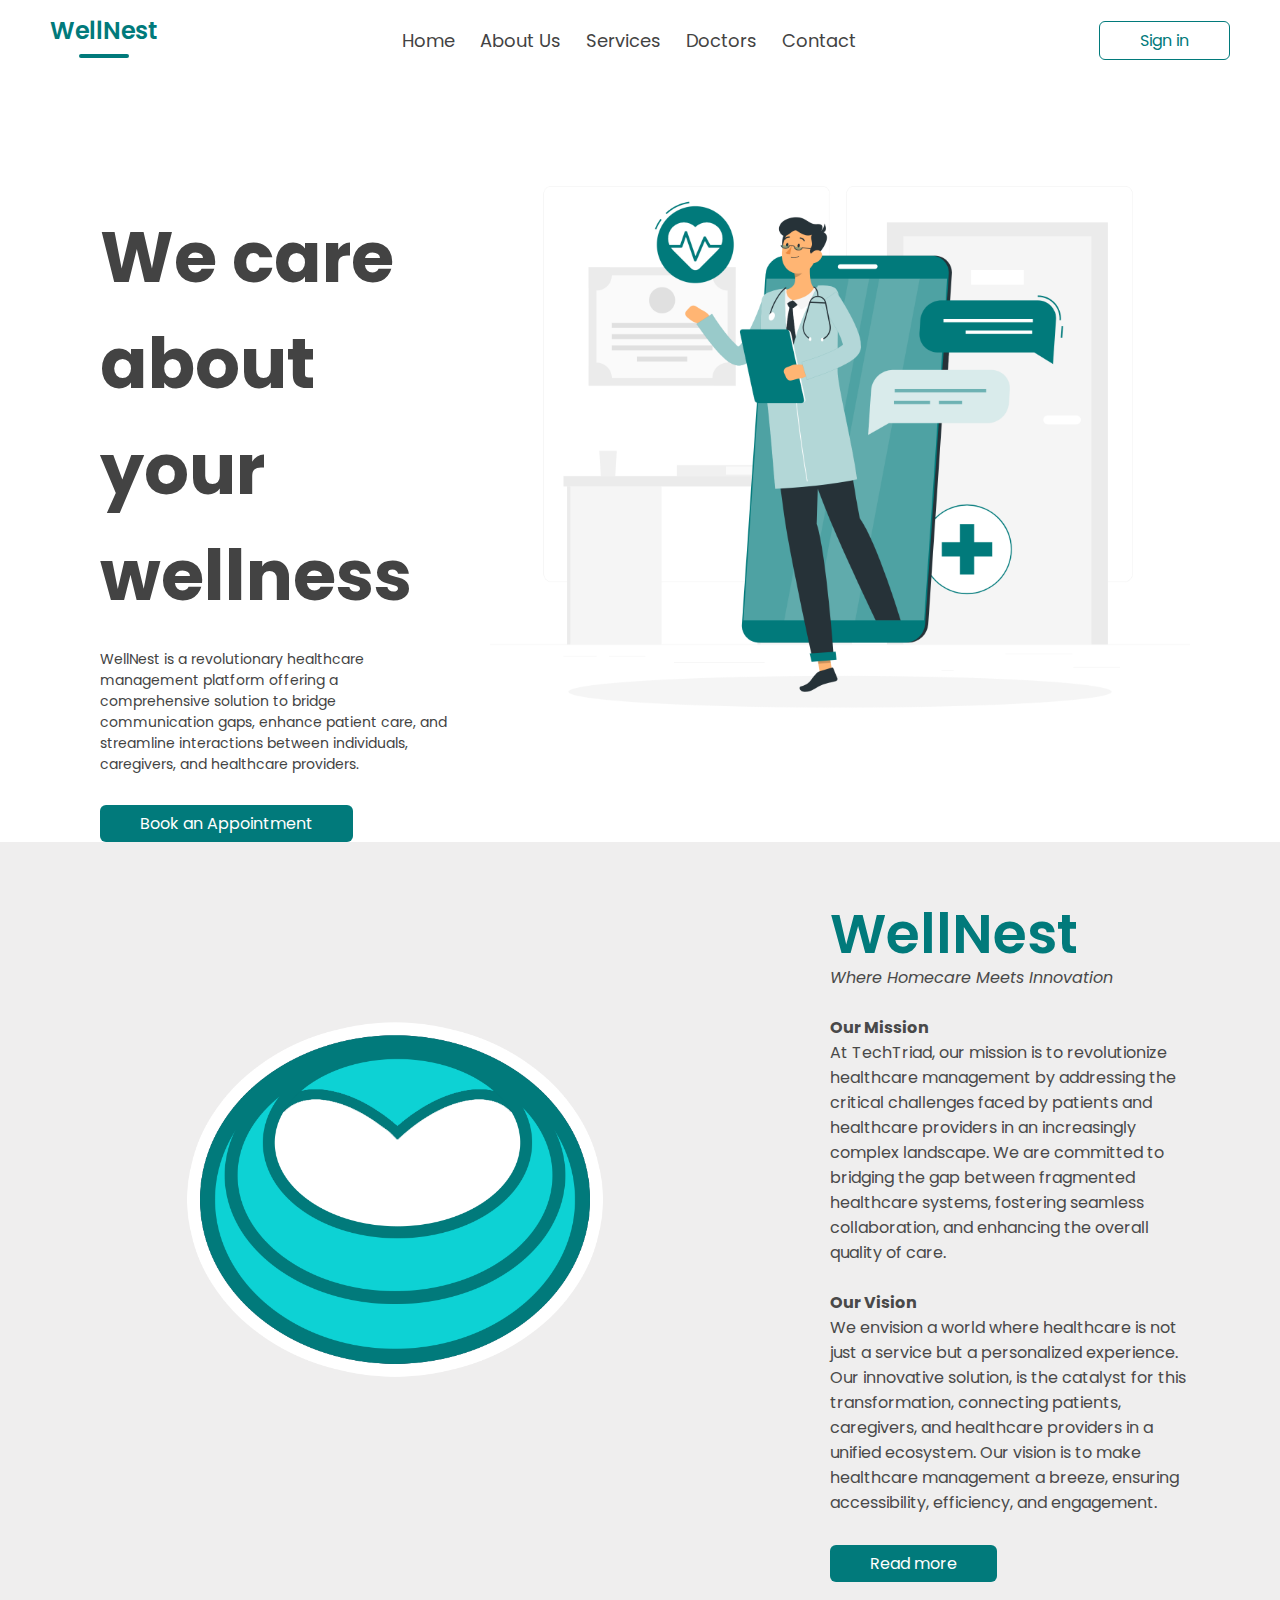
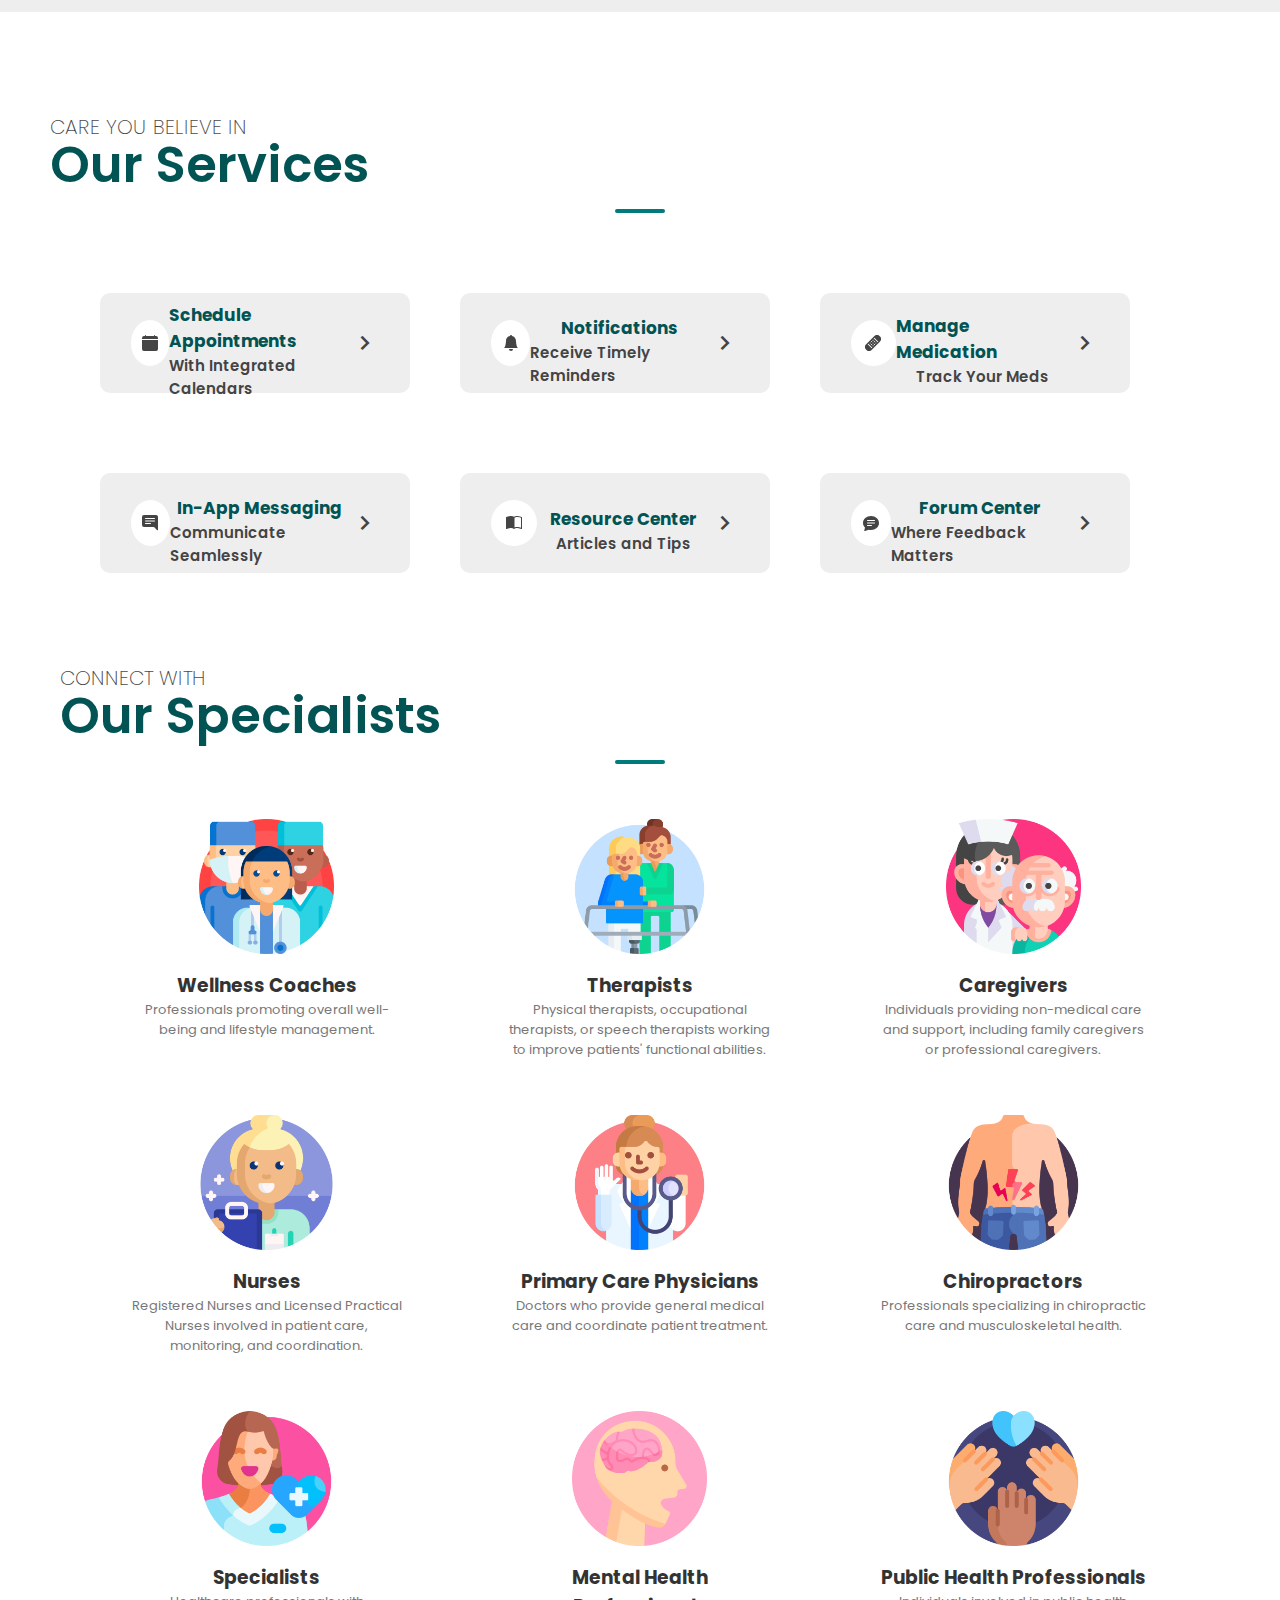
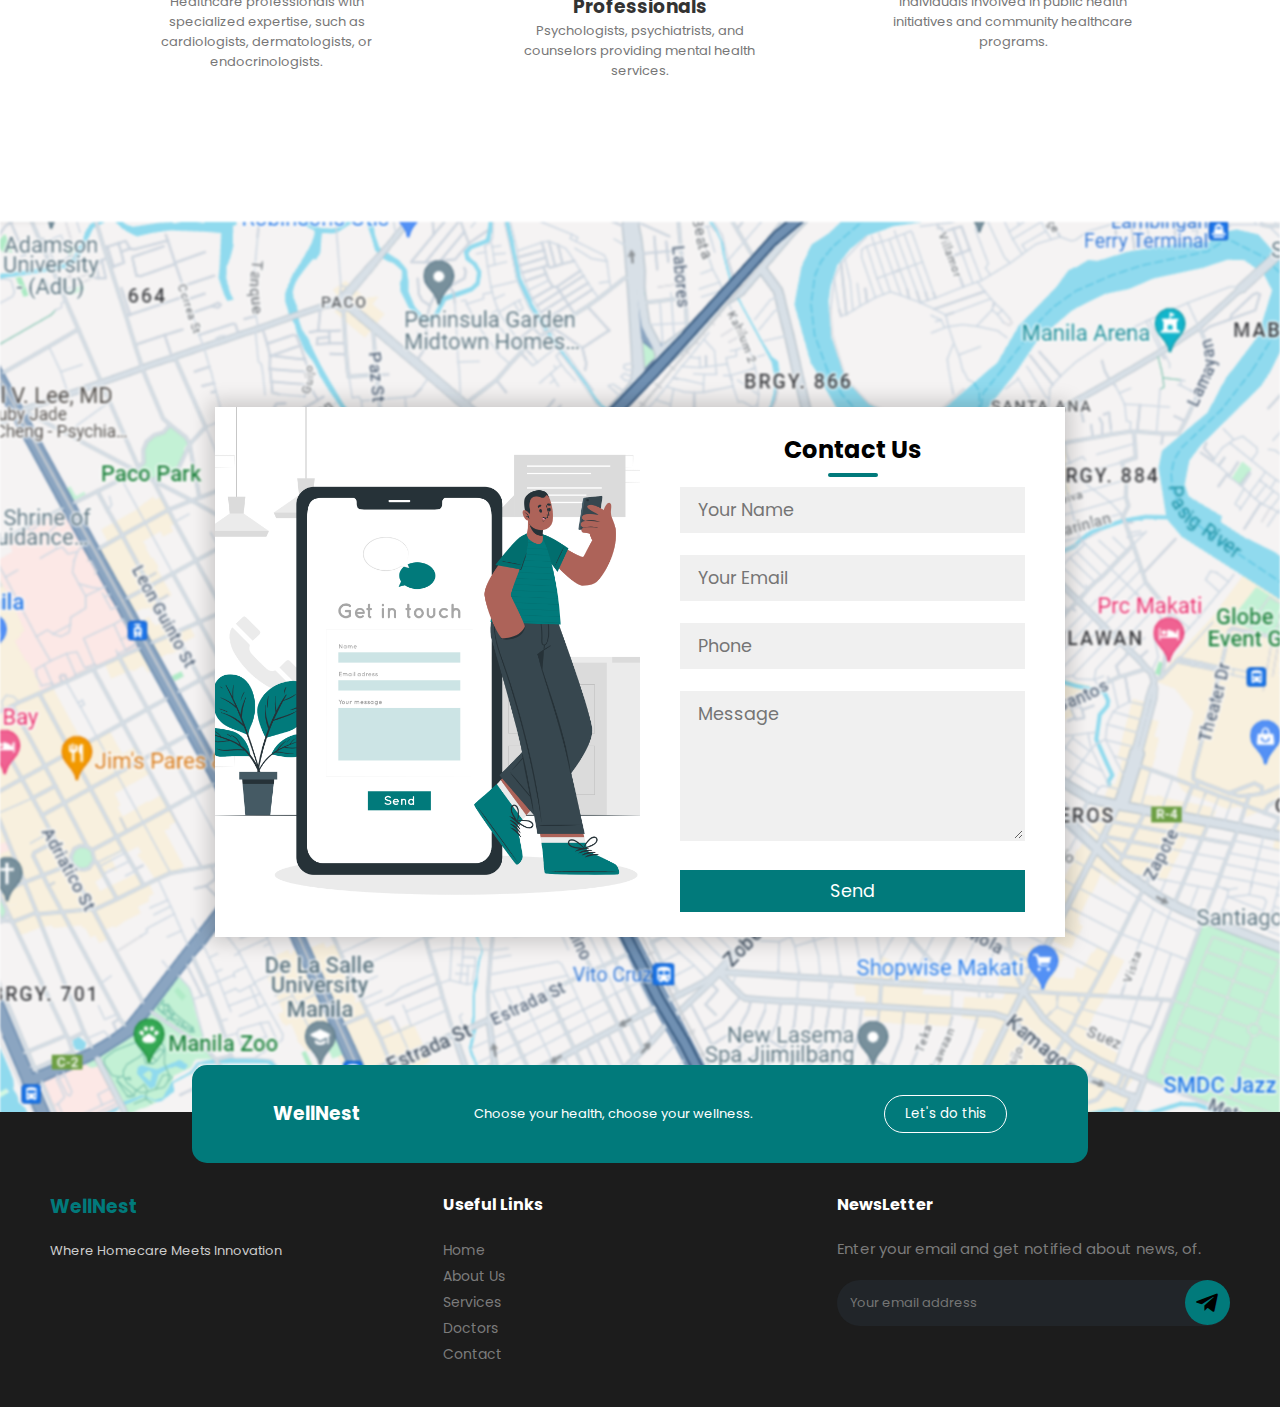
<file: index.html>
<!DOCTYPE html>
<html lang="en">

<head>
    <meta charset="UTF-8">
    <meta name="viewport" content="width=device-width, initial-scale=1.0">
    <link href='https://unpkg.com/boxicons@2.1.4/css/boxicons.min.css' rel='stylesheet'>
    <link rel="stylesheet" href="style.css">
    <title>WellNest | Home Page</title>
    
</head>

<body>

    <div id="section1" class="navbar">
        <h2>WellNest</h2>
        <ul>
            <li><a href="#section1">Home</a></li>
            <li><a href="#section2">About Us</a></li>
            <li><a href="#section3">Services</a></li>
            <li><a href="#section4">Doctors</a></li>
            <li><a href="#section5">Contact</a></li>
        </ul>
        <a href="login.html">
            <button class="signin-btn">Sign in</button>
        </a>
    </div>
<br><br><br><br><br>
    <div class="skills">
        <div class="left">
            <div class="info" class="text-break">
                <h3>We care about your wellness</h3>
                <p>
                    WellNest is a revolutionary healthcare management platform offering a comprehensive solution to bridge communication gaps, enhance patient care, and streamline interactions between individuals, caregivers, and healthcare providers.
                </p>
            </div>
            <a href="login.html">
            <button class="book-btn">Book an Appointment</button>
            </a>
        </div>

        <div class="right">
            <div class="item">
                <img src="assets/home.png">
            </div>
        </div>

    </div>


<div id="section2" class="about">
    <img src="assets/wellnest.png">
    <div class="info">
        <h3>WellNest</h3>
                <p><i>Where Homecare Meets Innovation</i></p>
                <br>
                <p><b>Our Mission</b></p>
                <p>
                    At TechTriad, our mission is to revolutionize healthcare management by addressing the critical challenges faced by patients and healthcare providers in an increasingly complex landscape. We are committed to bridging the gap between fragmented healthcare systems, fostering seamless collaboration, and enhancing the overall quality of care.
                </p><br>
                <p><b>Our Vision</b></p>
                <p>
                    We envision a world where healthcare is not just a service but a personalized experience. Our innovative solution, is the catalyst for this transformation, connecting patients, caregivers, and healthcare providers in a unified ecosystem. Our vision is to make healthcare management a breeze, ensuring accessibility, efficiency, and engagement.
                </p>
        <button class="readmore-btn">Read more</button>
    </div>
               
                
            </div>

    </div>
    

    <div id="section3" class="care">
        <div class="info">
            <p class="sub">CARE YOU BELIEVE IN</p>
            <h2>Our Services</h2>
        </div>
    
    
    <div class="guarantee">
        <div class="item">
            <div class="icon">
                <svg xmlns="http://www.w3.org/2000/svg" width="16" height="16" fill="currentColor" class="bi bi-calendar-fill" viewBox="0 0 16 16">
                    <path d="M3.5 0a.5.5 0 0 1 .5.5V1h8V.5a.5.5 0 0 1 1 0V1h1a2 2 0 0 1 2 2v11a2 2 0 0 1-2 2H2a2 2 0 0 1-2-2V5h16V4H0V3a2 2 0 0 1 2-2h1V.5a.5.5 0 0 1 .5-.5"/>
                  </svg>
            </div>
            <div class="info">
                <h3>Schedule Appointments</h3>
                <p>With Integrated Calendars</p>
            </div>
            <i class='bx bx-chevron-right'></i>
        </div>
        <div class="item">
            <div class="icon">
                <svg xmlns="http://www.w3.org/2000/svg" width="16" height="16" fill="currentColor" class="bi bi-bell-fill" viewBox="0 0 16 16">
                    <path d="M8 16a2 2 0 0 0 2-2H6a2 2 0 0 0 2 2m.995-14.901a1 1 0 1 0-1.99 0A5.002 5.002 0 0 0 3 6c0 1.098-.5 6-2 7h14c-1.5-1-2-5.902-2-7 0-2.42-1.72-4.44-4.005-4.901z"/>
                  </svg>
            </div>
            <div class="info">
                <h3>Notifications</h3>
                <p>Receive Timely Reminders</p>
            </div>
            <i class='bx bx-chevron-right'></i>
        </div>
        <div class="item">
            <div class="icon">
                <svg xmlns="http://www.w3.org/2000/svg" width="16" height="16" fill="currentColor" class="bi bi-bandaid-fill" viewBox="0 0 16 16">
                    <path d="m2.68 7.676 6.49-6.504a4 4 0 0 1 5.66 5.653l-1.477 1.529-5.006 5.006-1.523 1.472a4 4 0 0 1-5.653-5.66l.001-.002 1.505-1.492.001-.002Zm5.71-2.858a.5.5 0 1 0-.708.707.5.5 0 0 0 .707-.707ZM6.974 6.939a.5.5 0 1 0-.707-.707.5.5 0 0 0 .707.707M5.56 8.354a.5.5 0 1 0-.707-.708.5.5 0 0 0 .707.708m2.828 2.828a.5.5 0 1 0-.707-.707.5.5 0 0 0 .707.707m1.414-2.121a.5.5 0 1 0-.707.707.5.5 0 0 0 .707-.707m1.414-.707a.5.5 0 1 0-.706-.708.5.5 0 0 0 .707.708Zm-4.242.707a.5.5 0 1 0-.707.707.5.5 0 0 0 .707-.707m1.414-.707a.5.5 0 1 0-.707-.708.5.5 0 0 0 .707.708m1.414-2.122a.5.5 0 1 0-.707.707.5.5 0 0 0 .707-.707M8.646 3.354l4 4 .708-.708-4-4zm-1.292 9.292-4-4-.708.708 4 4 .708-.708"/>
                  </svg>
            </div>
            <div class="info">
                <h3>Manage Medication</h3>
                <p>Track Your Meds</p>
            </div>
            <i class='bx bx-chevron-right'></i>
        </div>
        <br>
        
    </div>
    
    <div class="guarantee">
        <div class="item">
            <div class="icon">
                <svg xmlns="http://www.w3.org/2000/svg" width="16" height="16" fill="currentColor" class="bi bi-chat-right-text-fill" viewBox="0 0 16 16">
                    <path d="M16 2a2 2 0 0 0-2-2H2a2 2 0 0 0-2 2v8a2 2 0 0 0 2 2h9.586a1 1 0 0 1 .707.293l2.853 2.853a.5.5 0 0 0 .854-.353zM3.5 3h9a.5.5 0 0 1 0 1h-9a.5.5 0 0 1 0-1m0 2.5h9a.5.5 0 0 1 0 1h-9a.5.5 0 0 1 0-1m0 2.5h5a.5.5 0 0 1 0 1h-5a.5.5 0 0 1 0-1"/>
                  </svg>
            </div>
            <div class="info">
                <h3>In-App Messaging</h3>
                <p>Communicate Seamlessly</p>
            </div>
            <i class='bx bx-chevron-right'></i>
        </div>
        <div class="item">
            <div class="icon">
                <svg xmlns="http://www.w3.org/2000/svg" width="16" height="16" fill="currentColor" class="bi bi-book-half" viewBox="0 0 16 16">
                    <path d="M8.5 2.687c.654-.689 1.782-.886 3.112-.752 1.234.124 2.503.523 3.388.893v9.923c-.918-.35-2.107-.692-3.287-.81-1.094-.111-2.278-.039-3.213.492V2.687zM8 1.783C7.015.936 5.587.81 4.287.94c-1.514.153-3.042.672-3.994 1.105A.5.5 0 0 0 0 2.5v11a.5.5 0 0 0 .707.455c.882-.4 2.303-.881 3.68-1.02 1.409-.142 2.59.087 3.223.877a.5.5 0 0 0 .78 0c.633-.79 1.814-1.019 3.222-.877 1.378.139 2.8.62 3.681 1.02A.5.5 0 0 0 16 13.5v-11a.5.5 0 0 0-.293-.455c-.952-.433-2.48-.952-3.994-1.105C10.413.809 8.985.936 8 1.783"/>
                  </svg>
            </div>
            <div class="info">
                <h3>Resource Center</h3>
                <p>Articles and Tips</p>
            </div>
            <i class='bx bx-chevron-right'></i>
        </div>
        <div class="item">
            <div class="icon">
                <svg xmlns="http://www.w3.org/2000/svg" width="16" height="16" fill="currentColor" class="bi bi-chat-text-fill" viewBox="0 0 16 16">
                    <path d="M16 8c0 3.866-3.582 7-8 7a9.06 9.06 0 0 1-2.347-.306c-.584.296-1.925.864-4.181 1.234-.2.032-.352-.176-.273-.362.354-.836.674-1.95.77-2.966C.744 11.37 0 9.76 0 8c0-3.866 3.582-7 8-7s8 3.134 8 7M4.5 5a.5.5 0 0 0 0 1h7a.5.5 0 0 0 0-1zm0 2.5a.5.5 0 0 0 0 1h7a.5.5 0 0 0 0-1zm0 2.5a.5.5 0 0 0 0 1h4a.5.5 0 0 0 0-1z"/>
                  </svg>
            </div>
            <div class="info">
                <h3>Forum Center</h3>
                <p>Where Feedback Matters</p>
            </div>
            <i class='bx bx-chevron-right'></i>
        </div>




        




        <br>
        
    </div>

<div id="section4" class="doctors">
    <p class="dr">CONNECT WITH</p>
    <h2>Our Specialists</h2>

    <div class="service-cards-container">
        <div class="service-card">
            <img src="assets/coach.png" alt="Service 1">
            <h3>Wellness Coaches</h3>
            <p>Professionals promoting overall well-being and lifestyle management.</p>
        </div>
        <div class="service-card">
            <img src="assets/therapist.png" alt="Service 2">
            <h3>Therapists</h3>
            <p>Physical therapists, occupational therapists, or speech therapists working to improve patients' functional abilities.</p>
        </div>
        <div class="service-card">
            <img src="assets/care.png" alt="Service 3">
            <h3>Caregivers</h3>
            <p>Individuals providing non-medical care and support, including family caregivers or professional caregivers.</p>
        </div>
        <div class="service-card">
            <img src="assets/nurse.png" alt="Service 4">
            <h3>Nurses</h3>
            <p>Registered Nurses and Licensed Practical Nurses involved in patient care, monitoring, and coordination.</p>
        </div>
        <div class="service-card">
            <img src="assets/doctor.png" alt="Service 5">
            <h3>Primary Care Physicians</h3>
            <p>Doctors who provide general medical care and coordinate patient treatment.</p>
        </div>
        <div class="service-card">
            <img src="assets/back.png" alt="Service 6">
            <h3>Chiropractors</h3>
            <p>Professionals specializing in chiropractic care and musculoskeletal health.</p>
        </div>
        <div class="service-card">
            <img src="assets/surgeon.png" alt="Service 7">
            <h3>Specialists</h3>
            <p>Healthcare professionals with specialized expertise, such as cardiologists, dermatologists, or endocrinologists.</p>
        </div>
        <div class="service-card">
            <img src="assets/brain.png" alt="Service 8">
            <h3>Mental Health Professionals</h3>
            <p>Psychologists, psychiatrists, and counselors providing mental health services.</p>
        </div>
        <div class="service-card">
            <img src="assets/hands.png" alt="Service 9">
            <h3>Public Health Professionals</h3>
            <p>Individuals involved in public health initiatives and community healthcare programs.</p>
        </div>
    </div>
</div>

    </div>
</div>


<div id="section5" class="container">
		<div class="contact-box">
			<div class="conleft"></div>
			<div class="right">
				<h2>Contact Us</h2>
				<input type="text" class="field" placeholder="Your Name">
				<input type="text" class="field" placeholder="Your Email">
				<input type="text" class="field" placeholder="Phone">
				<textarea placeholder="Message" class="field"></textarea>
				<button class="btn">Send</button>
			</div>
		</div>
	</div>


    <footer>
        <div class="start">
            <h3>WellNest</h3>
            <p>Choose your health, choose your wellness.</p>
            <button>Let's do this</button>
        </div>

        <div class="cols">
            <div class="about-col">
                <h3>WellNest</h3>
                <p>Where Homecare Meets Innovation</p>
            </div>

            <div class="links-col">
                <h4>Useful Links</h4>
                <a href="#section1">Home</a>
                <a href="#section2">About Us</a>
                <a href="#section3">Services</a>
                <a href="#section4">Doctors</a>
                <a href="#section5">Contact</a>
            </div>

            

            <div class="news-col">
                <h4>NewsLetter</h4>
                <p>Enter your email and get notified about news, of.</p>

                <form>
                    <input type="email" placeholder="Your email address">
                    <button><i class='bx bxl-telegram'></i></button>
                </form>

            </div>

        </div>

        <button id="scrollTopBtn" onclick="scrollToTop()">↑</button>

        <script>
            // JavaScript for smooth scrolling (as provided in the previous response)
    
            function scrollToTop() {
                document.body.scrollTop = 0; // For Safari
                document.documentElement.scrollTop = 0; // For Chrome, Firefox, IE, and Opera
            }
    
            // Show/hide scroll-to-top button based on scroll position
            window.onscroll = function () {
                var scrollTopBtn = document.getElementById("scrollTopBtn");
    
                if (document.body.scrollTop > 20 || document.documentElement.scrollTop > 20) {
                    scrollTopBtn.style.display = "block";
                } else {
                    scrollTopBtn.style.display = "none";
                }
            };
        </script>

    </footer>

</body>

</html>
</file>
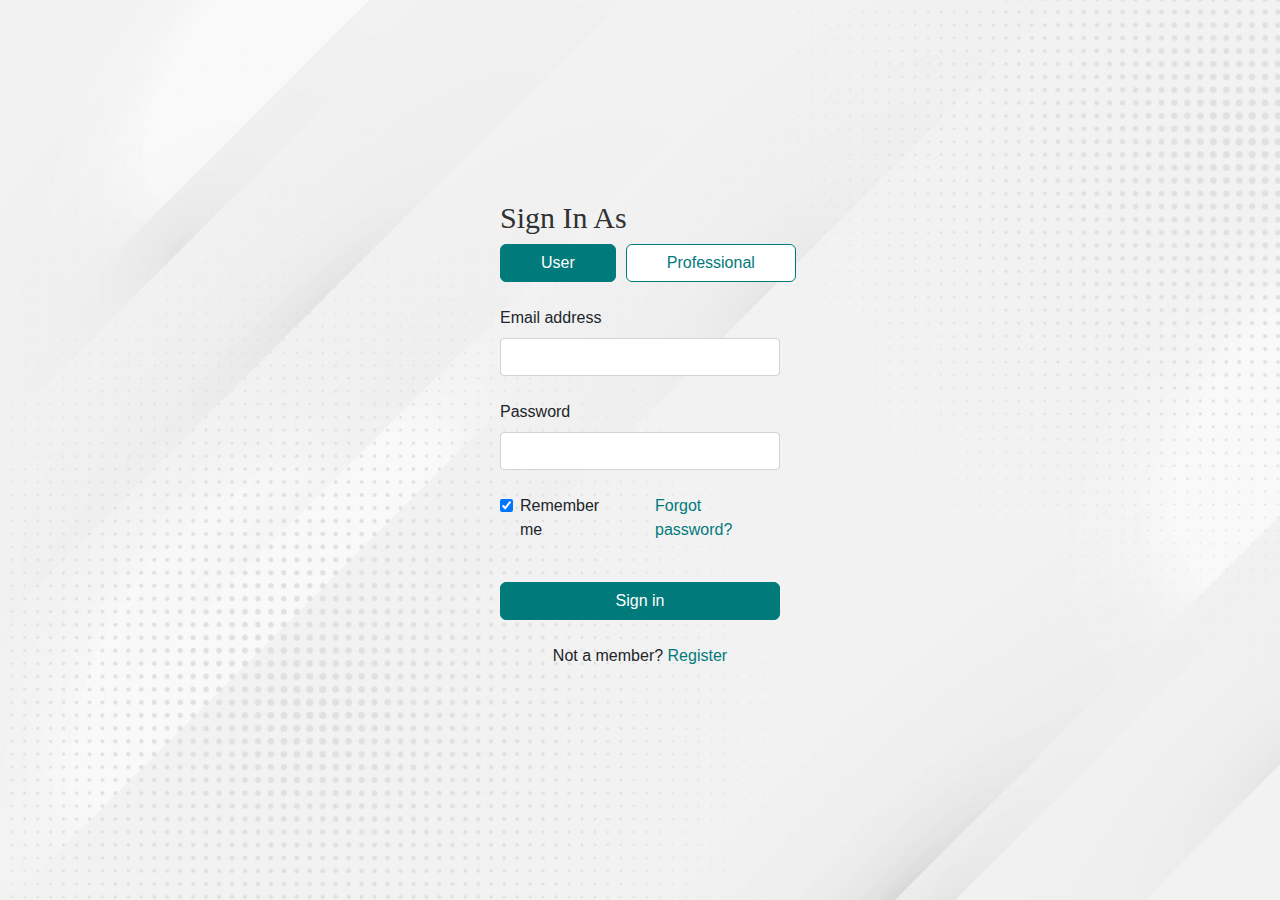
<file: login.html>
<!DOCTYPE html>
<html lang="en">
<head>
    <meta charset="UTF-8">
    <meta name="viewport" content="width=device-width, initial-scale=1, shrink-to-fit=no">
    <title>WellNest | Sign In</title>
    <link rel="stylesheet" href="login.css">
    <link rel="stylesheet" href="https://cdn.jsdelivr.net/npm/bootstrap@4.3.1/dist/css/bootstrap.min.css" integrity="sha384-ggOyR0iXCbMQv3Xipma34MD+dH/1fQ784/j6cY/iJTQUOhcWr7x9JvoRxT2MZw1T" crossorigin="anonymous">
</head>
<body>

    
       <div class="context">
        <h1>Sign In As</h1>
        <div class="button-container">
            <button class="bt1">User</button>
            <a href="prof.html">
            <button class="bt2">Professional</button>
            </a>
          </div><br>
        

          <form>
            <!-- Email input -->
            <div class="form-outline mb-4">
                <label class="form-label" for="form2Example1">Email address</label>
              <input type="email" id="form2Example1" class="form-control" />
            </div>
          
            <!-- Password input -->
            <div class="form-outline mb-4">
                <label class="form-label" for="form2Example2">Password</label>
              <input type="password" id="form2Example2" class="form-control" />
            </div>
          
            <!-- 2 column grid layout for inline styling -->
            <div class="row mb-4">
              <div class="col d-flex justify-content-center">
                <!-- Checkbox -->
                <div class="form-check">
                  <input class="form-check-input" type="checkbox" value="" id="form2Example31" checked />
                  <label class="form-check-label" for="form2Example31"> Remember me </label>
                </div>
              </div>
          
              <div class="col">
                <!-- Simple link -->
                <a href="#!"><p>Forgot password?</p></a>
              </div>
            </div>
          
            <!-- Submit button -->
            <button type="button" class="btn-signin">Sign in</button>
          
            <!-- Register buttons -->
            <br><br>
            <div class="text-center">
              <p>Not a member? <a href="register.html">Register</a></p>
            </div>
          </form>
        

    </div>

    <script src="https://code.jquery.com/jquery-3.3.1.slim.min.js" integrity="sha384-q8i/X+965DzO0rT7abK41JStQIAqVgRVzpbzo5smXKp4YfRvH+8abtTE1Pi6jizo" crossorigin="anonymous"></script>
    <script src="https://cdn.jsdelivr.net/npm/popper.js@1.14.7/dist/umd/popper.min.js" integrity="sha384-UO2eT0CpHqdSJQ6hJty5KVphtPhzWj9WO1clHTMGa3JDZwrnQq4sF86dIHNDz0W1" crossorigin="anonymous"></script>
    <script src="https://cdn.jsdelivr.net/npm/bootstrap@4.3.1/dist/js/bootstrap.min.js" integrity="sha384-JjSmVgyd0p3pXB1rRibZUAYoIIy6OrQ6VrjIEaFf/nJGzIxFDsf4x0xIM+B07jRM" crossorigin="anonymous"></script>
</body>

</html>
</file>
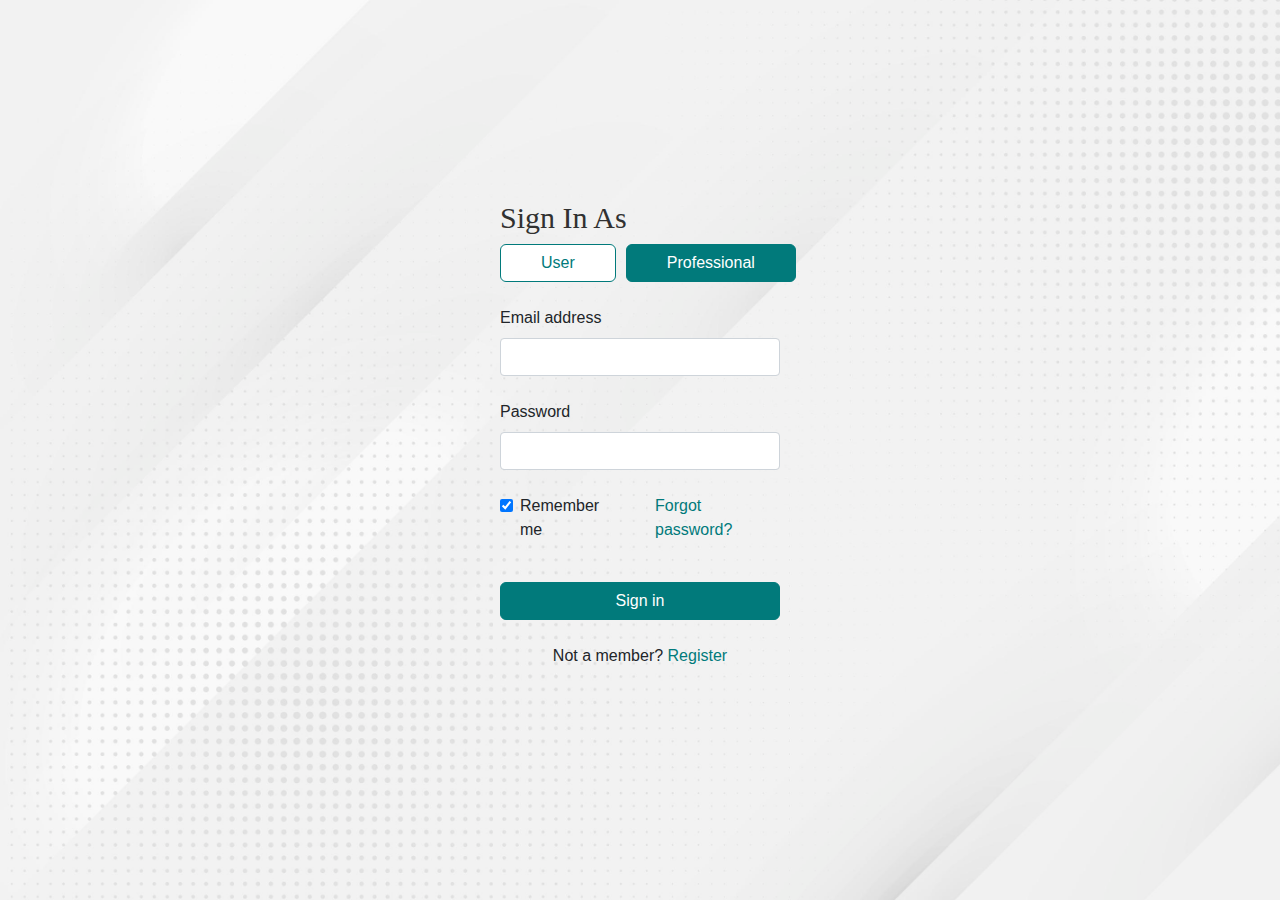
<file: prof.html>
<!DOCTYPE html>
<html lang="en">
<head>
    <meta charset="UTF-8">
    <meta name="viewport" content="width=device-width, initial-scale=1, shrink-to-fit=no">
    <title>WellNest | Sign In</title>
    <link rel="stylesheet" href="prof.css">
    <link rel="stylesheet" href="https://cdn.jsdelivr.net/npm/bootstrap@4.3.1/dist/css/bootstrap.min.css" integrity="sha384-ggOyR0iXCbMQv3Xipma34MD+dH/1fQ784/j6cY/iJTQUOhcWr7x9JvoRxT2MZw1T" crossorigin="anonymous">
</head>
<body>

    
       <div class="context">
        <h1>Sign In As</h1>
        <div class="button-container">
            <a href="login.html">
            <button class="bt1">User</button>
            </a>
            <a href="prof.html">
            <button class="bt2">Professional</button>
            </a>
          </div><br>
        

          <form>
            <!-- Email input -->
            <div class="form-outline mb-4">
                <label class="form-label" for="form2Example1">Email address</label>
              <input type="email" id="form2Example1" class="form-control" />
            </div>
          
            <!-- Password input -->
            <div class="form-outline mb-4">
                <label class="form-label" for="form2Example2">Password</label>
              <input type="password" id="form2Example2" class="form-control" />
            </div>
          
            <!-- 2 column grid layout for inline styling -->
            <div class="row mb-4">
              <div class="col d-flex justify-content-center">
                <!-- Checkbox -->
                <div class="form-check">
                  <input class="form-check-input" type="checkbox" value="" id="form2Example31" checked />
                  <label class="form-check-label" for="form2Example31"> Remember me </label>
                </div>
              </div>
          
              <div class="col">
                <!-- Simple link -->
                <a href="#!"><p>Forgot password?</p></a>
              </div>
            </div>
          
            <!-- Submit button -->
            <button type="button" class="btn-signin">Sign in</button>
          
            <!-- Register buttons -->
            <br><br>
            <div class="text-center">
              <p>Not a member? <a href="#!">Register</a></p>
            </div>
          </form>
        

    </div>


    <script src="https://code.jquery.com/jquery-3.3.1.slim.min.js" integrity="sha384-q8i/X+965DzO0rT7abK41JStQIAqVgRVzpbzo5smXKp4YfRvH+8abtTE1Pi6jizo" crossorigin="anonymous"></script>
    <script src="https://cdn.jsdelivr.net/npm/popper.js@1.14.7/dist/umd/popper.min.js" integrity="sha384-UO2eT0CpHqdSJQ6hJty5KVphtPhzWj9WO1clHTMGa3JDZwrnQq4sF86dIHNDz0W1" crossorigin="anonymous"></script>
    <script src="https://cdn.jsdelivr.net/npm/bootstrap@4.3.1/dist/js/bootstrap.min.js" integrity="sha384-JjSmVgyd0p3pXB1rRibZUAYoIIy6OrQ6VrjIEaFf/nJGzIxFDsf4x0xIM+B07jRM" crossorigin="anonymous"></script>
</body>

</html>
</file>
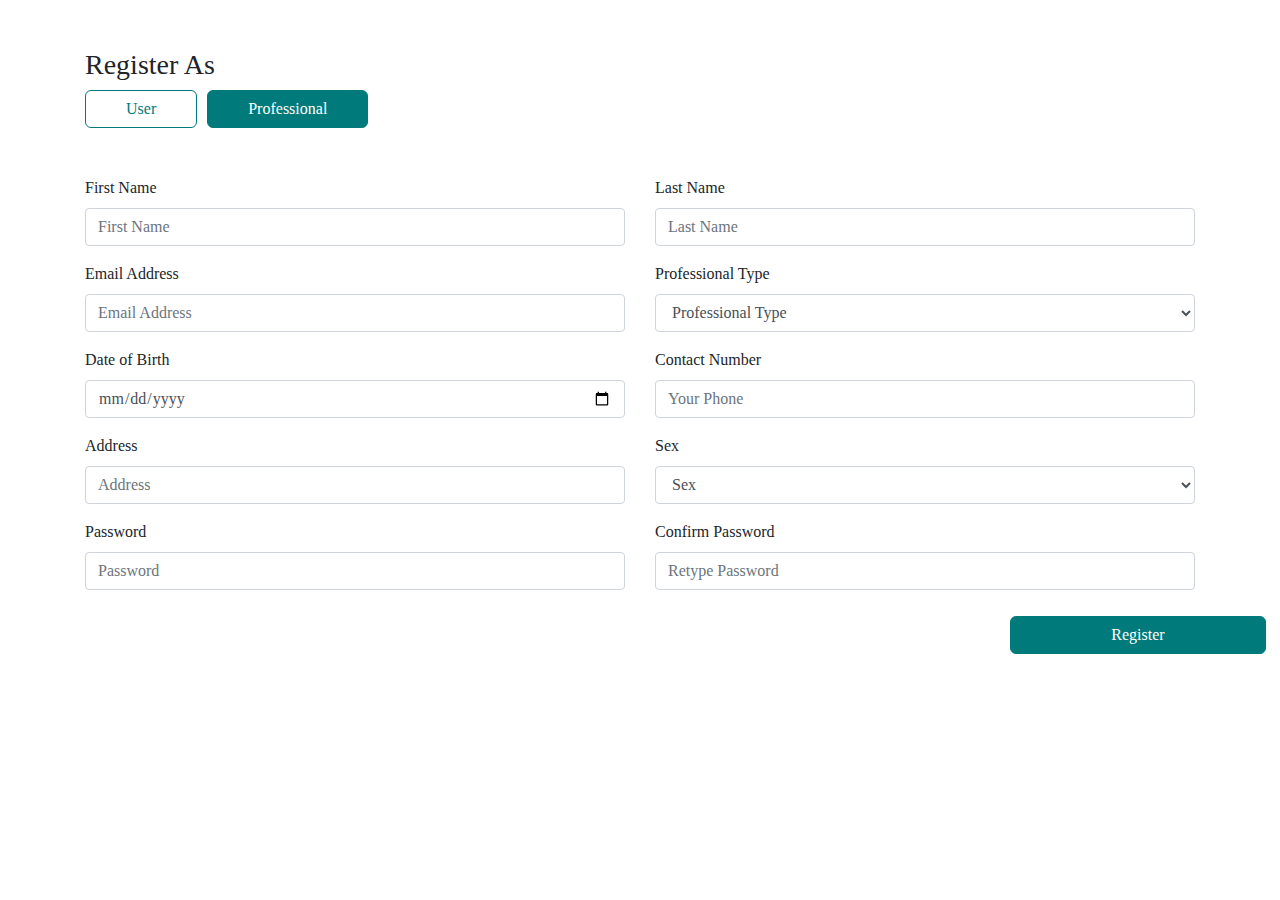
<file: profreg.html>
<!DOCTYPE html>
<html lang="en">
<head>
    <meta charset="UTF-8">
    <meta name="viewport" content="width=device-width, initial-scale=1, shrink-to-fit=no">
    <title>WellNest | Register</title>
    <link rel="stylesheet" href="profreg.css">
    <link rel="stylesheet" href="https://cdn.jsdelivr.net/npm/bootstrap@4.3.1/dist/css/bootstrap.min.css" integrity="sha384-ggOyR0iXCbMQv3Xipma34MD+dH/1fQ784/j6cY/iJTQUOhcWr7x9JvoRxT2MZw1T" crossorigin="anonymous">
    <link href="//maxcdn.bootstrapcdn.com/bootstrap/4.1.1/css/bootstrap.min.css" rel="stylesheet" id="bootstrap-css">
<script src="//maxcdn.bootstrapcdn.com/bootstrap/4.1.1/js/bootstrap.min.js"></script>
<script src="//cdnjs.cloudflare.com/ajax/libs/jquery/3.2.1/jquery.min.js"></script>
</head>
<body>
    
    <div class="container register">
        <div class="row">
            
          </div>

                <div class="tab-content" id="myTabContent">
                    <div class="tab-pane fade show active" id="home" role="tabpanel" aria-labelledby="home-tab"><br><br>  
                        <h3 class="register-heading">Register As</h3>
                        <div class="button-container">
                            <a href="register.html">
                            <button class="bt1">User</button>
                            </a>
                            <a href="profreg.html">
                            <button class="bt2">Professional</button>
                            </a>
                            </div><br><br>
                        <div class="row register-form">
                            <div class="col-md-6">
                                <label for="start">First Name</label>
                                <div class="form-group">
                                    <input type="text" class="form-control" placeholder="First Name" value="" />
                                </div>
                                <div class="form-group"><label for="start">Email Address</label>
                                    <input type="text" class="form-control" placeholder="Email Address" value="" />
                                </div>
                                <label for="start">Date of Birth</label>
                                <div class="form-group">
                                    <input type="date" class="form-control" placeholder="Address1" value="" />
                                </div>
                                <div class="form-group"><label for="start">Address</label>
                                    <input type="text" class="form-control" placeholder="Address" value="" />
                                </div>
                                <div class="form-group"><label for="start">Password</label>
                                    <input type="password" class="form-control"  placeholder="Password" value="" />
                                </div>
                            </div>
                            <div class="col-md-6">
                                <div class="form-group"><label for="start">Last Name</label>
                                    <input type="email" class="form-control" placeholder="Last Name" value="" />
                                </div>
                                <div class="form-group"><label for="start">Professional Type</label>
                                    <select class="form-control"><label for="start">Professional Type</label>
                                        <option class="hidden"  selected disabled>Professional Type</option>
                                        <option>Therapist</option>
                                        <option>Caregiver</option>
                                        <option>Registered Nurse</option>
                                    </select>
                                </div>
                                <div class="form-group"><label for="start">Contact Number</label>
                                    <input type="text" minlength="10" maxlength="10" name="txtEmpPhone" class="form-control" placeholder="Your Phone" value="" />
                                </div>
                                <div class="form-group"><label for="start">Sex</label>
                                    <select class="form-control">
                                        <option class="hidden"  selected disabled>Sex</option>
                                        <option>Male</option>
                                        <option>Female</option>
                                        <option>Prefer not to say</option>
                                    </select>
                                </div>
                                <div class="form-group"><label for="start">Confirm Password</label>
                                    <input type="password" class="form-control" placeholder="Retype Password" value="" />
                                </div>
                                
                            </div>
                        </div>
                    </div>

            </div>
        </div>  
        <a href="login.html">
        <button type="button" class="btn-reg">Register</button>
        </a>
</body>

</html>
</file>
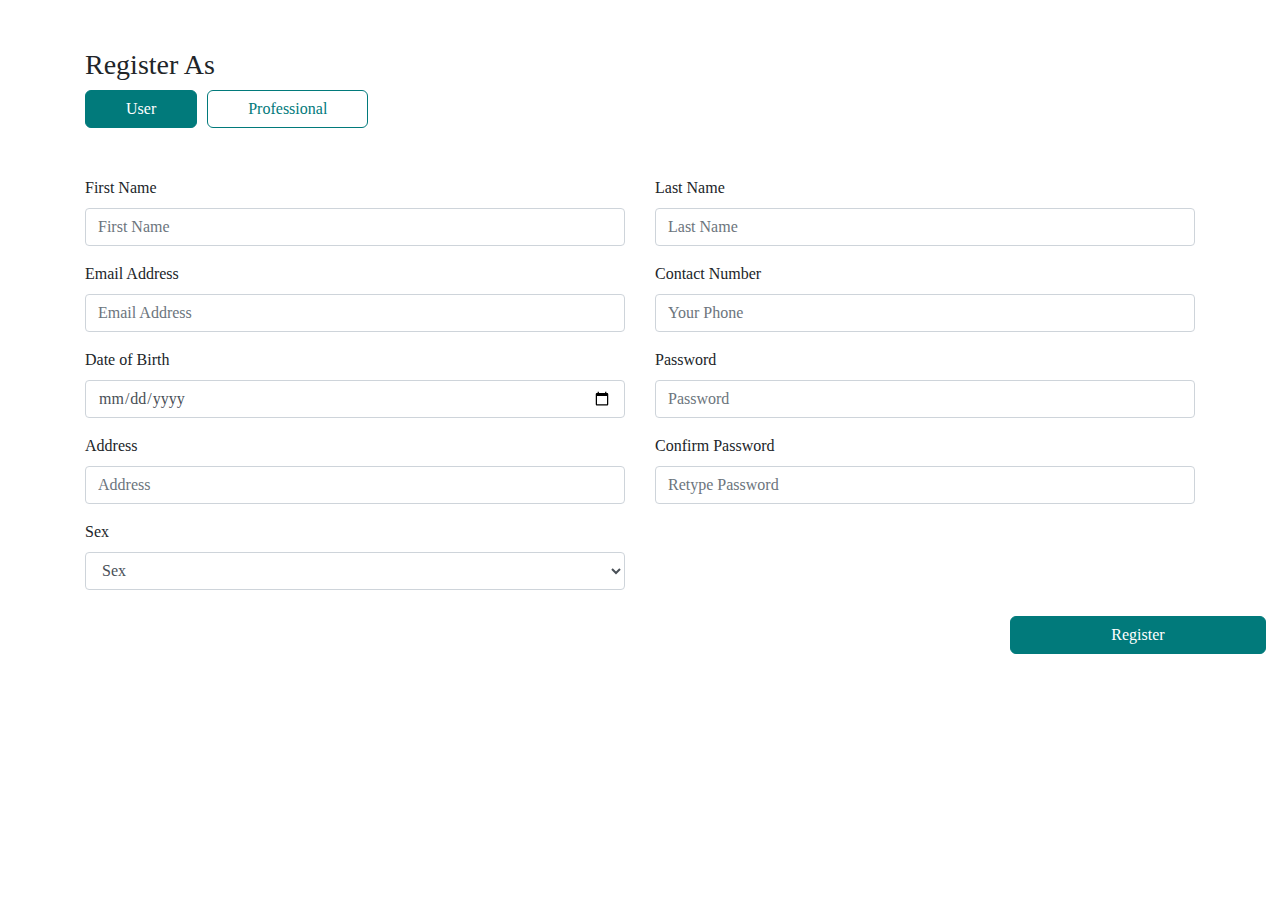
<file: register.html>
<!DOCTYPE html>
<html lang="en">
<head>
    <meta charset="UTF-8">
    <meta name="viewport" content="width=device-width, initial-scale=1, shrink-to-fit=no">
    <title>WellNest | Register</title>
    <link rel="stylesheet" href="register.css">
    <link rel="stylesheet" href="https://cdn.jsdelivr.net/npm/bootstrap@4.3.1/dist/css/bootstrap.min.css" integrity="sha384-ggOyR0iXCbMQv3Xipma34MD+dH/1fQ784/j6cY/iJTQUOhcWr7x9JvoRxT2MZw1T" crossorigin="anonymous">
    <link href="//maxcdn.bootstrapcdn.com/bootstrap/4.1.1/css/bootstrap.min.css" rel="stylesheet" id="bootstrap-css">
<script src="//maxcdn.bootstrapcdn.com/bootstrap/4.1.1/js/bootstrap.min.js"></script>
<script src="//cdnjs.cloudflare.com/ajax/libs/jquery/3.2.1/jquery.min.js"></script>
</head>
<body>
    
    <div class="container register">
        <div class="row">
            
          </div>

                <div class="tab-content" id="myTabContent">
                    <div class="tab-pane fade show active" id="home" role="tabpanel" aria-labelledby="home-tab"><br><br>  
                        <h3 class="register-heading">Register As</h3>
                        <div class="button-container">
                            <a href="register.html">
                            <button class="bt1">User</button>
                            </a>
                            <a href="profreg.html">
                            <button class="bt2">Professional</button>
                            </a>
                            </div><br><br>
                        <div class="row register-form">
                            <div class="col-md-6">
                                <label for="start">First Name</label>
                                <div class="form-group">
                                    <input type="text" class="form-control" placeholder="First Name" value="" />
                                </div>
                                <div class="form-group"><label for="start">Email Address</label>
                                    <input type="text" class="form-control" placeholder="Email Address" value="" />
                                </div>
                                <label for="start">Date of Birth</label>
                                <div class="form-group">
                                    <input type="date" class="form-control" placeholder="Address1" value="" />
                                </div>
                                <div class="form-group"><label for="start">Address</label>
                                    <input type="text" class="form-control" placeholder="Address" value="" />
                                </div>
                                <div class="form-group"><label for="start">Sex</label>
                                    <select class="form-control">
                                        <option class="hidden"  selected disabled>Sex</option>
                                        <option>Male</option>
                                        <option>Female</option>
                                        <option>Prefer not to say</option>
                                    </select>
                                </div>
                                
                            </div>
                            <div class="col-md-6">
                                <div class="form-group"><label for="start">Last Name</label>
                                    <input type="email" class="form-control" placeholder="Last Name" value="" />
                                </div>
                                
                                <div class="form-group"><label for="start">Contact Number</label>
                                    <input type="text" minlength="10" maxlength="10" name="txtEmpPhone" class="form-control" placeholder="Your Phone" value="" />
                                </div>
                                <div class="form-group"><label for="start">Password</label>
                                    <input type="password" class="form-control"  placeholder="Password" value="" />
                                </div>
                                <div class="form-group"><label for="start">Confirm Password</label>
                                    <input type="password" class="form-control" placeholder="Retype Password" value="" />
                                </div>
                                
                            </div>
                        </div>
                    </div>

            </div>
        </div>  
        <a href="login.html">
        <button type="button" class="btn-reg">Register</button>
        </a>
</body>

</html>
</file>
<file: style.css>
@import url('https://fonts.googleapis.com/css2?family=Poppins:wght@300;400;500;600;700&display=swap');

*{
    margin: 0;
    padding: 0;
    box-sizing: border-box;
    font-family: 'Poppins', sans-serif;
}

body{
    height: 100vh;
    background: #ffffff; overflow-x: hidden; /* Hide horizontal scrollbar */
    scroll-behavior: smooth;
}

.navbar{
    display: flex;
    align-items: center;
    justify-content: space-between;
    height: 80px;
    padding: 0 50px;
}

.navbar h2{
    color: #017A7B;
    font-weight: 600;
}

.navbar ul{
    display: flex;
}

.navbar ul li{
    list-style: none;
}

.navbar ul li a{
    text-decoration: none;
    color: #434343;
    font-size: 18px;
    margin-right: 25px;
    transition: color 0.3s ease;
}

.navbar ul li:hover a{
    color: #017A7B;
}

.navbar ul li:last-child a{
    margin: 0;
}

.signin-btn{
    background: #ffffff;
    padding: 6px 40px;
    border: none;
    font-size: 16px;
    color: #017A7B;
    border: solid 1px #017A7B;
    cursor: pointer;
    border-radius: 6px;
    transition: background-color 0.3s ease;
}
.signin-btn:hover{
    background: #017A7B;
    color: #ffffff;
}

.book-btn{
    background: #017A7B;
    padding: 6px 40px;
    border: none;
    font-size: 16px;
    color: #fff;
    cursor: pointer;
    border-radius: 6px;
    transition: background-color 0.3s ease;
}
.book-btn:hover{
    background: #ffffff;
    color: #017A7B;
    border: solid 1px #017A7B;
}

.main{
    height: 640px;
    display: flex;
    flex-direction: column;
    align-items: center;
    justify-content: center;
}

.main h4{
    font-size: 32px;
    color: #fff;
    font-weight: 600;
}

.main h4 span{
    color: #ffb742;
    text-decoration: underline;
}

.main p.title{
    font-size: 44px;
    font-weight: 600;
    color: #fff;
    margin-top: 8px;
}

.main p.subtitle{
    font-size: 16px;
    color: #ccc;
    margin-top: 20px;
}

.main img{
    width: 200px;
    height: 200px;
    margin-top: 100px;
}

.guarantee{
    margin-top: 80px;
    padding: 0 50px;
    display: flex;
    flex-wrap: nowrap;
    gap: 50px;
}

.guarantee .item{
    background: #efeeee;
    display: flex;
    justify-content: space-between;
    align-items: center;
    height: 100px;
    width: 100%;
    border-radius: 10px;
    padding: 0 30px;
    border: 1px solid transparent;
    cursor: pointer;
    transition: all 0.3s ease;
}

.guarantee .item:hover{
    border: solid 1px#025454;
}

.guarantee .item .icon{
    width: 46px;
    height: 46px;
    background: #fff;
    color: rgb(68, 68, 68);
    border-radius: 50%;
    display: flex;
    align-items: center;
    justify-content: center;
    transition: background-color 0.3s ease;
}

.guarantee .item:hover .icon{
    background-color: #025454;
    color: white;
}

.guarantee .item .icon i{
    font-size: 30px;
}

.guarantee .item .info{
    display: flex;
    flex-direction: column;
    align-items: center;
}

.guarantee .item .info h3{
    color: #025454;
    font-size: 17px;
}

.guarantee .item .info p{
    color: rgb(68, 68, 68);
    font-size: 15px;
    font-weight: 600;
}

.guarantee .item > i{
    color: rgb(68, 68, 68);
    font-size: 30px;
    transition: color 0.3s ease;
}

.guarantee .item:hover > i{
    color: #025454;
}

.care {
    padding: 100px 50px 20px;
    height: 710px;
    background-color: #ffffff;
}

.care p {
    color: #494949;
    font-size: 20px;
    font-weight: 200;
    margin-bottom: -15px;
    justify-content: center;
}

.care h2 {
    color: #025454;
    font-size: 50px;
    font-weight: 600;
    margin-bottom: 20px;
    justify-content: center;
}



.seprator{
    margin: 50px 50px 30px;
    padding: 10px 20px;
    background: rgba(175, 117, 117, 0.08);
    display: inline-block;
    color: #ffb742;
    border-radius: 12px;
}

.about{
    display: flex;
    justify-content: space-between;
    align-items: center;
    gap: 20px;
    padding:  50px 80px 30px;
    background-color: #efeeee;
    
}

.about img{
    margin-top: 10px;
    width: 70vh;
    margin-right: 100px;
    
}

.about .info h3{
    color: #017A7B;
    font-size: 55px;
    font-weight: 600;
    margin-bottom: -10px;
}

.about .info p{
    color: #494949;
    font-size: 16px;
}

.about .info button{
    margin-top: 30px;
}

.skills{
    display: flex;
    justify-content: space-around;
    padding: 0 50px;
    margin-left: 50px;
}

.skills .left{
    width: 680px;
}

.skills .left .info h3{
    color: #434343;
    font-size: 70px;
    margin-bottom: 20px;
}

.skills .left .info p{
    color: #434343;
    font-size: 14px;
}

.skills .left button{
    margin-top: 30px;
}



.skills .right{
    display: flex;
    align-items: center;
    justify-content: center;
    flex-wrap: wrap;
    gap: 12px;
}


.skills .right .item{
    display: flex;
    margin-top: -130px;
    align-items: center;
    justify-content: center;
    border-radius: 10px;
}

.skills .right .item img{
    width: 700px;
    height: 700px;
}

.readmore-btn{
    padding: 6px 40px;
    border: none;
    font-size: 16px;
    color: #ffffff;
    cursor: pointer;
    background-color: #017A7B;
    border-radius: 6px;
    transition: background-color 0.3s ease;
}
.readmore-btn:hover{
    background: #efeeee;
    color: #017A7B;
    border: solid 1px #017A7B;
}

.doctors {
    padding: 10px;
    height: 710px;
    background-color: #ffffff;
    margin-top: 80px;
}

.doctors p {
    color: #494949;
    font-size: 20px;
    font-weight: 200;
    margin-bottom: -15px;
    justify-content: center;
}

.doctors h2 {
    color: #025454;
    font-size: 50px;
    font-weight: 600;
    margin-bottom: 20px;
    justify-content: center;
}

.service-cards-container {
    display: flex;
    flex-wrap: wrap;
    justify-content: space-around;
    margin: 20px;
}

.service-card {
    width: 300px;
    margin: 20px;
    padding: 15px;
    text-align: center;
    transition: transform 0.3s ease-in-out;
}

.service-card:hover {
    transform: scale(1.05);
}

.service-card img {
    width: 50%;
    height: auto;
    border-radius: 8px;
}

.service-card h3 {
    margin-top: 10px;
    color: #333;
}

.service-card p {
    color: #777;
    font-weight: 400;
    font-size: 13px;
}


.container{
	position: relative;
	width: 100%;
	height: 100%;
	display: flex;
	justify-content: center;
	align-items: center;
	padding: 20px 100px;
    margin-top: 1100px;
}

.container:after{
	content: '';
	position: absolute;
	width: 100%;
	height: 100%;
	left: 0;
	top: 0;
	background: url("assets/map.png") no-repeat center;
	background-size: cover;
	filter: blur(1px);
	z-index: -1;
}
.contact-box{
	max-width: 850px;
	display: grid;
	grid-template-columns: repeat(2, 1fr);
	justify-content: center;
	align-items: center;
	text-align: center;
	background-color: #fff;
	box-shadow: 0px 0px 19px 5px rgba(0,0,0,0.19);
}

.conleft{
	background: url("assets/contact.png") no-repeat center;
	background-size: cover;
	height: 100%;
}

.right{
	padding: 25px 40px;
}

h2{
	position: relative;
	padding: 0 0 10px;
	margin-bottom: 10px;
}

h2:after{
	content: '';
    position: absolute;
    left: 50%;
    bottom: 0;
    transform: translateX(-50%);
    height: 4px;
    width: 50px;
    border-radius: 2px;
    background-color: #017A7B;
}

.field{
	width: 100%;
	border: 2px solid rgba(0, 0, 0, 0);
	outline: none;
	background-color: rgba(230, 230, 230, 0.6);
	padding: 0.5rem 1rem;
	font-size: 1.1rem;
	margin-bottom: 22px;
	transition: .3s;
}

.field:hover{
	background-color: rgba(0, 0, 0, 0.1);
}

textarea{
	min-height: 150px;
}

.btn{
	width: 100%;
	padding: 0.5rem 1rem;
	background-color: #017A7B;
	color: #fff;
	font-size: 1.1rem;
	border: none;
	outline: none;
	cursor: pointer;
	transition: .3s;
}

.btn:hover{
    background-color: #045656;
}

.field:focus{
    border: 2px solid #017A7B;
    background-color: #fff;
}

@media screen and (max-width: 880px){
	.contact-box{
		grid-template-columns: 1fr;
	}
	.left{
		height: 200px;
	}
}

 #scrollTopBtn {
            display: none;
            position: fixed;
            bottom: 20px;
            right: 20px;
            width: 50px;
            height: 50px;
            background-color: #02adad; /* Button background color */
            color: #fff; /* Button text color */
            border: none;
            border-radius: 100%;
            padding: 10px;
            font-size: 20px;
            cursor: pointer;
 }


footer{
    position: relative;
    background: #1c1c1c;
    padding: 80px 50px 40px;
    margin-top: -10px;
}

footer .start{
    display: flex;
    align-items: center;
    justify-content: space-around;
    position: absolute;
    color: #fff;
    background-color: #017A7B;
    padding: 30px 25px;
    border-radius: 15px;
    width: 70%;
    top: -16%;
    left: 15%;
}

footer .start p{
    font-size: 13px;
    width: 35%;
}

footer .start button{
    background: transparent;
    border: 1px solid #ffffff;
    color: #fff;
    cursor: pointer;
    padding: 8px 20px;
    border-radius: 100px;
    transition: all 0.3s ease;
}

footer .start button:hover{
    background-color: #fff;
    color: #017A7B;
    border-color: #fff;
}

footer .cols{
    display: flex;
    align-items: start;
}

footer .cols .about-col{
    flex: 3;
}

footer .cols .about-col h3{
    color: #017A7B;
    margin-bottom: 20px;
}

footer .cols .about-col p{
    color: #ccc;
    font-size: 13px;
}

footer .cols .links-col{
    flex: 3;
}

footer .cols .links-col h4, footer .cols .news-col h4{
    color: #fff;
    margin-bottom: 20px;
}

footer .cols .links-col a{
    display: block;
    text-decoration: none;
    color: #7b7b7b;
    font-size: 14px;
    line-height: 26px;
    transition: color 0.3s ease;
}

footer .cols .links-col a:hover{
    color: #017A7B;
}

footer .cols .news-col{
    flex: 3;
}

footer .cols .news-col p{
    color: #7b7b7b;
    font-size: 15px;
}

footer .cols .news-col form{
    width: 100%;
    margin-top: 20px;
    position: relative;
}

footer .cols .news-col form input{
    width: 100%;
    background: #212529;
    border: none;
    padding: 13px;
    border-radius: 100px;
    font-weight: 400;
    font-size: 13px;
}

footer .cols .news-col form button{
    display: flex;
    align-items: center;
    justify-content: center;
    width: 45px;
    height: 45px;
    background: #017A7B;
    border: none;
    border-radius: 50%;
    position: absolute;
    top: 0;
    right: 0;
    cursor: pointer;
    transition: background-color 0.3s ease;
}

footer .cols .news-col form button:hover{
    background-color: #017A7B;
}

footer .cols .news-col form button i{
    font-size: 26px;
}

@media screen and (max-width: 1100px) {
    .guarantee{
        flex-wrap: wrap;
        gap: 10px;
    }

    .guarantee .item{
        flex-basis: 49%;
    }

    .skills{
        justify-content: space-between;
        gap: 20px;
    }

    .skills .left{
        width: 500px;
    }

    .skills .left .info h3{
        font-size: 22px;
    }

    .skills .left .info p{
        font-size: 12px;
    }

    footer{
        margin-top: 150px;
    }

    footer .start{
        width: 90%;
        left: 5%;
        top: -20%;
    }

    footer .cols{
        flex-wrap: wrap;
    }

    footer .cols .about-col{
        flex-basis: 50%;
    }

    footer .cols .links-col{
        flex-basis: 50%;
    }

    footer .cols .news-col{
        flex-basis: 50%;
    }

}

@media screen and (max-width: 780px) {
    
    .navbar button{
        display: none;
    }

    .main h4{
        font-size: 24px;
    }

    .main p.title{
        font-size: 36px;
    }

    .main p.subtitle{
        font-size: 14px;
    }

    .guarantee .item{
        flex-basis: 100%;
    }

    .about{
        flex-wrap: wrap;
        justify-content: center;
    }

}

@media screen and (max-width: 650px) {
    
    .navbar{
        justify-content: center;
    }

    .navbar h2{
        display: none;
    }

    .navbar ul li a{
        font-size: 14px;
    }

    .main{
        margin-top: 50px;
        height: 320px;
        justify-content: start;
    }

    .main h4{
        font-size: 20px;
    }

    .main p.title{
        font-size: 28px;
    }

    .main p.subtitle{
        font-size: 12px;
    }

    .main img{
        margin-top: 40px;
        width: 150px;
        height: 150px;
    }

    .skills{
        flex-wrap: wrap;
        justify-content: center;
    }

    .skills .right{
        justify-content: space-between;
    }

    .skills .left .info h3{
        font-size: 20px;
    }

    footer .start{
        top: -8%;
    }

    footer .start p{
        display: none;
    }

    footer .cols .about-col{
        flex-basis: 100%;
        margin-bottom: 40px;
    }

    footer .cols .links-col{
        flex-basis: 100%;
        margin-bottom: 20px;
    }

    footer .cols .news-col{
        flex-basis: 100%;
    }

}

@media screen and (max-width: 480px) {
    
    .main p.title{
        font-size: 18px;
    }

    .main p.subtitle{
        font-size: 10px;
    }

    .guarantee .item .info h3{
        font-size: 20px;
    }

    .guarantee .item .info p{
        font-size: 12px;
    }

}
</file>
<file: login.css>
@import url('https://fonts.googleapis.com/css?family=Exo:400,700');

*{
    margin: 0px;
    padding: 0px;
}

body {
    background-image: url('assets/bg.jpg');
    background-repeat: no-repeat;
    background-attachment: fixed;
  background-size: cover;
}

.context {
    width: 100%;
    position: absolute;
    top:50vh;
    padding-left: 500px;
    padding-right: 500px;
    z-index: auto;
    
}

.context h1{
    color: #313131;
    font-size: 30px;
    margin-top: -250px;
    font-family: Poppins;
}

.button-container {
    display: flex;
  }
  
.bt1{
    background: #017A7B;
    padding: 6px 40px;
    border: none;
    font-size: 16px;
    color: #ffffff;
    border: solid 1px #017A7B;
    cursor: pointer;
    border-radius: 6px;
    transition: background-color 0.3s ease;
}

.bt1:hover{
    background: #017A7B;
    color: #ffffff;
}

.bt2{
    background: #ffffff;
    padding: 6px 40px;
    border: none;
    font-size: 16px;
    color: #017A7B;
    margin-left: 10px;
    border: solid 1px #017A7B;
    cursor: pointer;
    border-radius: 6px;
    transition: background-color 0.3s ease;
}

.bt2:hover{
    background: #017A7B;
    color: #ffffff;
}

.col p {
    color: #017A7B;
}

.text-center a {
    color: #017A7B;
}

.text-center a:hover{
    color: #004242;
}

.btn-signin {
    background: #017A7B;
    padding: 6px 40px;
    border: none;
    font-size: 16px;
    color: #ffffff;
    border: solid 1px #017A7B;
    cursor: pointer;
    border-radius: 6px;
    width: 100%;
    transition: background-color 0.3s ease;

}
</file>
<file: prof.css>
@import url('https://fonts.googleapis.com/css?family=Exo:400,700');

*{
    margin: 0px;
    padding: 0px;
}

body {
    background-image: url('assets/bg.jpg');
    background-repeat: no-repeat;
    background-attachment: fixed;
  background-size: cover;
}

.context {
    width: 100%;
    position: absolute;
    top:50vh;
    padding-left: 500px;
    padding-right: 500px;
    z-index: auto;
    
}

.context h1{
    color: #313131;
    font-size: 30px;
    margin-top: -250px;
    font-family: Poppins;
}

.button-container {
    display: flex;
  }
  
.bt1{
    background: #ffffff;
    padding: 6px 40px;
    border: none;
    font-size: 16px;
    color: #017A7B;
    border: solid 1px #017A7B;
    cursor: pointer;
    border-radius: 6px;
    transition: background-color 0.3s ease;
}

.bt1:hover{
    background: #017A7B;
    color: #ffffff;
}

.bt2{
    background: #017A7B;
    padding: 6px 40px;
    border: none;
    font-size: 16px;
    color: #ffffff;
    margin-left: 10px;
    border: solid 1px #017A7B;
    cursor: pointer;
    border-radius: 6px;
    transition: background-color 0.3s ease;
}

.bt2:hover{
    background: #017A7B;
    color: #ffffff;
}

.col p {
    color: #017A7B;
}

.text-center a {
    color: #017A7B;
}

.text-center a:hover{
    color: #004242;
}

.btn-signin {
    background: #017A7B;
    padding: 6px 40px;
    border: none;
    font-size: 16px;
    color: #ffffff;
    border: solid 1px #017A7B;
    cursor: pointer;
    border-radius: 6px;
    width: 100%;
    transition: background-color 0.3s ease;

}
</file>
<file: profreg.css>
@import url('https://fonts.googleapis.com/css?family=Exo:400,700');

*{
    margin: 0px;
    padding: 0px;
    font-family: Poppins;
}

body {
    background-color: rgba(238, 236, 236, 0.966);
}

.context {
    width: 100%;
    position: absolute;
    top:50vh;
    padding-left: 500px;
    padding-right: 500px;
    z-index: auto;
    
}

.context h1{
    color: #313131;
    font-size: 30px;
    margin-top: -250px;
    font-family: Poppins;
}

.button-container {
    display: flex;
  }
  
.bt1{
    background: #ffffff;
    padding: 6px 40px;
    border: none;
    font-size: 16px;
    color: #017A7B;
    border: solid 1px #017A7B;
    cursor: pointer;
    border-radius: 6px;
    transition: background-color 0.3s ease;
}

.bt1:hover{
    background: #017A7B;
    color: #ffffff;
}

.bt2{
    background: #017A7B;
    padding: 6px 40px;
    border: none;
    font-size: 16px;
    color: #ffffff;
    margin-left: 10px;
    border: solid 1px #017A7B;
    cursor: pointer;
    border-radius: 6px;
    transition: background-color 0.3s ease;
}

.bt2:hover{
    background: #017A7B;
    color: #ffffff;
}

.col p {
    color: #017A7B;
}

.text-center a {
    color: #017A7B;
}

.text-center a:hover{
    color: #004242;
}

.btn-reg {
    background: #017A7B;
    padding: 6px 40px;
    border: none;
    font-size: 16px;
    color: #ffffff;
    border: solid 1px #017A7B;
    cursor: pointer;
    border-radius: 6px;
    width: 20%;margin-top: 10px;
    margin-left: 1010px;
    transition: background-color 0.3s ease;

}
</file>
<file: register.css>
@import url('https://fonts.googleapis.com/css?family=Exo:400,700');

*{
    margin: 0px;
    padding: 0px;
    font-family: Poppins;
}

body {
    background-color: rgba(238, 236, 236, 0.966);
}

.context {
    width: 100%;
    position: absolute;
    top:50vh;
    padding-left: 500px;
    padding-right: 500px;
    z-index: auto;
    
}

.context h1{
    color: #313131;
    font-size: 30px;
    margin-top: -250px;
    font-family: Poppins;
}

.button-container {
    display: flex;
  }
  
.bt1{
    background: #017A7B;
    padding: 6px 40px;
    border: none;
    font-size: 16px;
    color: #ffffff;
    border: solid 1px #017A7B;
    cursor: pointer;
    border-radius: 6px;
    transition: background-color 0.3s ease;
}

.bt1:hover{
    background: #017A7B;
    color: #ffffff;
}

.bt2{
    background: #ffffff;
    padding: 6px 40px;
    border: none;
    font-size: 16px;
    color: #017A7B;
    margin-left: 10px;
    border: solid 1px #017A7B;
    cursor: pointer;
    border-radius: 6px;
    transition: background-color 0.3s ease;
}

.bt2:hover{
    background: #017A7B;
    color: #ffffff;
}

.col p {
    color: #017A7B;
}

.text-center a {
    color: #017A7B;
}

.text-center a:hover{
    color: #004242;
}

.btn-reg {
    background: #017A7B;
    padding: 6px 40px;
    border: none;
    font-size: 16px;
    color: #ffffff;
    border: solid 1px #017A7B;
    cursor: pointer;
    border-radius: 6px;
    width: 20%;margin-top: 10px;
    margin-left: 1010px;
    transition: background-color 0.3s ease;

}
</file>
